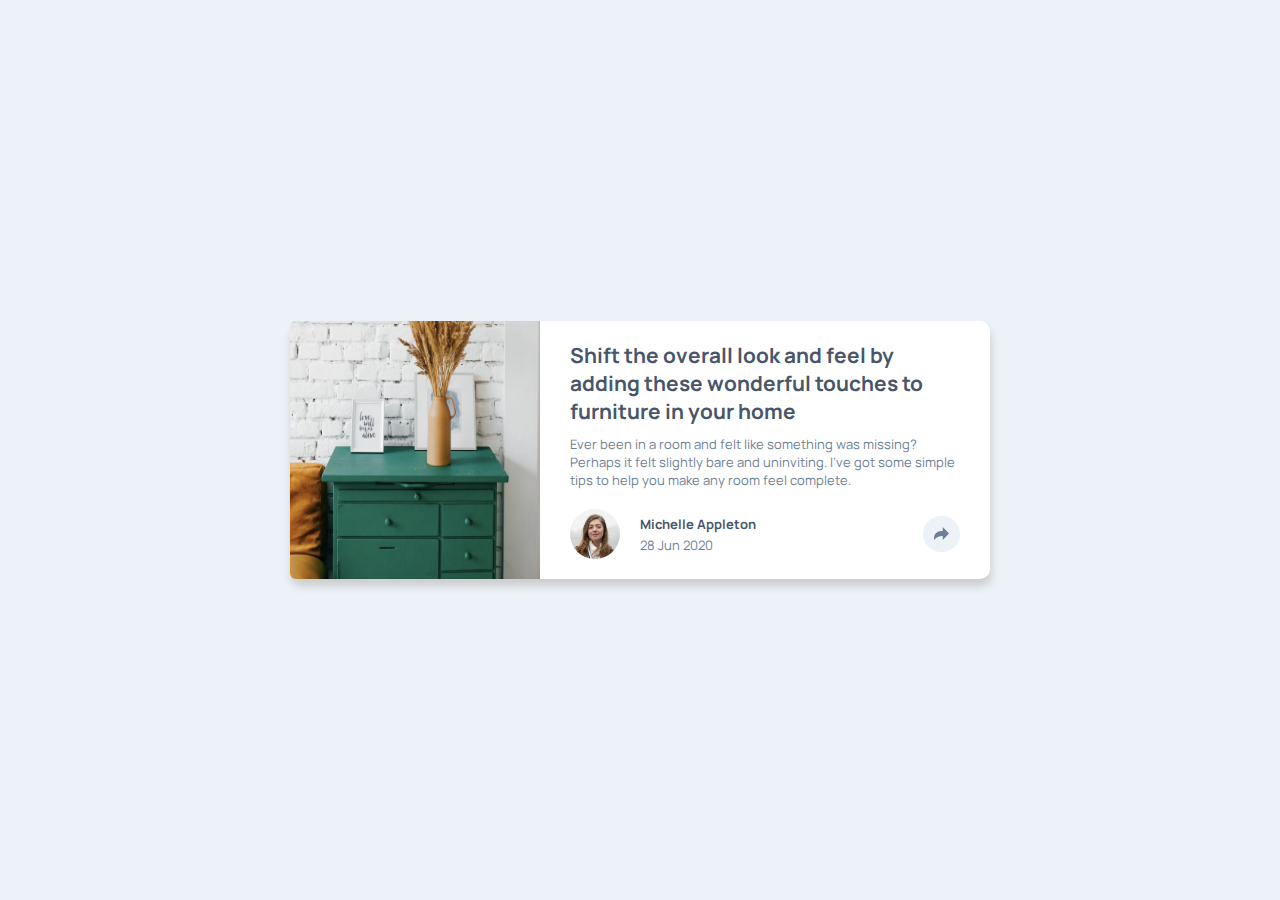
<file: 2- html-css-js challenges/1 - article-preview-component/index.html>
<!DOCTYPE html>
<html lang="en">
  <head>
    <meta charset="UTF-8" />
    <meta name="viewport" content="width=device-width, initial-scale=1.0" />
    <!-- displays site properly based on user's device -->

    <link
      rel="icon"
      type="image/png"
      sizes="32x32"
      href="./images/favicon-32x32.png"
    />
    <link rel="stylesheet" href="main.css" />
    <title>Frontend Mentor | Article preview component</title>

    <link
      href="https://fonts.googleapis.com/css2?family=Manrope:wght@500;700&display=swap"
      rel="stylesheet"
    />
    <!-- Feel free to remove these styles or customise in your own stylesheet 👍 -->
    <style>
      .attribution {
        font-size: 11px;
        text-align: center;
      }
      .attribution a {
        color: hsl(228, 45%, 44%);
      }
    </style>
  </head>
  <body>
    <div class="container">
      <div>
        <img src="images/drawers.jpg" alt="" />
      </div>
      <div class="intro-text">
        <h1>
          Shift the overall look and feel by adding these wonderful touches to
          furniture in your home
        </h1>
        <p>
          Ever been in a room and felt like something was missing? Perhaps it
          felt slightly bare and uninviting. I’ve got some simple tips to help
          you make any room feel complete.
        </p>
        <div class="avater">
          <img src="images/avatar-michelle.jpg" alt="" />
          <div>
            <div class="about-text">
              <h2>Michelle Appleton</h2>
              <p>28 Jun 2020</p>
            </div>
            <div style="position: relative">
              <div class="share-btn">
                <svg xmlns="http://www.w3.org/2000/svg" width="15" height="13">
                  <path
                    fill="#6E8098"
                    d="M15 6.495L8.766.014V3.88H7.441C3.33 3.88 0 7.039 0 10.936v2.049l.589-.612C2.59 10.294 5.422 9.11 8.39 9.11h.375v3.867L15 6.495z"
                  />
                </svg>
              </div>
              <div class="sharing-box">
                <p style="color: hsl(213, 5%, 61%); letter-spacing: 5px">
                  SHARE
                </p>
                <a href="">
                  <svg
                    xmlns="http://www.w3.org/2000/svg"
                    width="20"
                    height="20"
                  >
                    <path
                      fill="#FFF"
                      d="M18.896 0H1.104C.494 0 0 .494 0 1.104v17.793C0 19.506.494 20 1.104 20h9.58v-7.745H8.076V9.237h2.606V7.01c0-2.583 1.578-3.99 3.883-3.99 1.104 0 2.052.082 2.329.119v2.7h-1.598c-1.254 0-1.496.597-1.496 1.47v1.928h2.989l-.39 3.018h-2.6V20h5.098c.608 0 1.102-.494 1.102-1.104V1.104C20 .494 19.506 0 18.896 0z"
                    />
                  </svg>
                </a>

                <svg xmlns="http://www.w3.org/2000/svg" width="20" height="17">
                  <path
                    fill="#FFF"
                    d="M20 2.172a8.192 8.192 0 01-2.357.646 4.11 4.11 0 001.804-2.27 8.22 8.22 0 01-2.605.996A4.096 4.096 0 0013.847.248c-2.65 0-4.596 2.472-3.998 5.037A11.648 11.648 0 011.392 1a4.109 4.109 0 001.27 5.478 4.086 4.086 0 01-1.858-.513c-.045 1.9 1.318 3.679 3.291 4.075a4.113 4.113 0 01-1.853.07 4.106 4.106 0 003.833 2.849A8.25 8.25 0 010 14.658a11.616 11.616 0 006.29 1.843c7.618 0 11.922-6.434 11.663-12.205A8.354 8.354 0 0020 2.172z"
                  />
                </svg>
                <svg xmlns="http://www.w3.org/2000/svg" width="20" height="20">
                  <path
                    fill="#FFF"
                    d="M10 0C4.478 0 0 4.477 0 10c0 4.237 2.636 7.855 6.356 9.312-.088-.791-.167-2.005.035-2.868.182-.78 1.172-4.97 1.172-4.97s-.299-.6-.299-1.486c0-1.39.806-2.428 1.81-2.428.852 0 1.264.64 1.264 1.408 0 .858-.545 2.14-.828 3.33-.236.995.5 1.807 1.48 1.807 1.778 0 3.144-1.874 3.144-4.58 0-2.393-1.72-4.068-4.177-4.068-2.845 0-4.515 2.135-4.515 4.34 0 .859.331 1.781.745 2.281a.3.3 0 01.069.288l-.278 1.133c-.044.183-.145.223-.335.134-1.249-.581-2.03-2.407-2.03-3.874 0-3.154 2.292-6.052 6.608-6.052 3.469 0 6.165 2.473 6.165 5.776 0 3.447-2.173 6.22-5.19 6.22-1.013 0-1.965-.525-2.291-1.148l-.623 2.378c-.226.869-.835 1.958-1.244 2.621.937.29 1.931.446 2.962.446 5.522 0 10-4.477 10-10S15.522 0 10 0z"
                  />
                </svg>
              </div>
            </div>
          </div>
        </div>
      </div>
    </div>
    <script src="main.js"></script>
  </body>
</html>
</file>
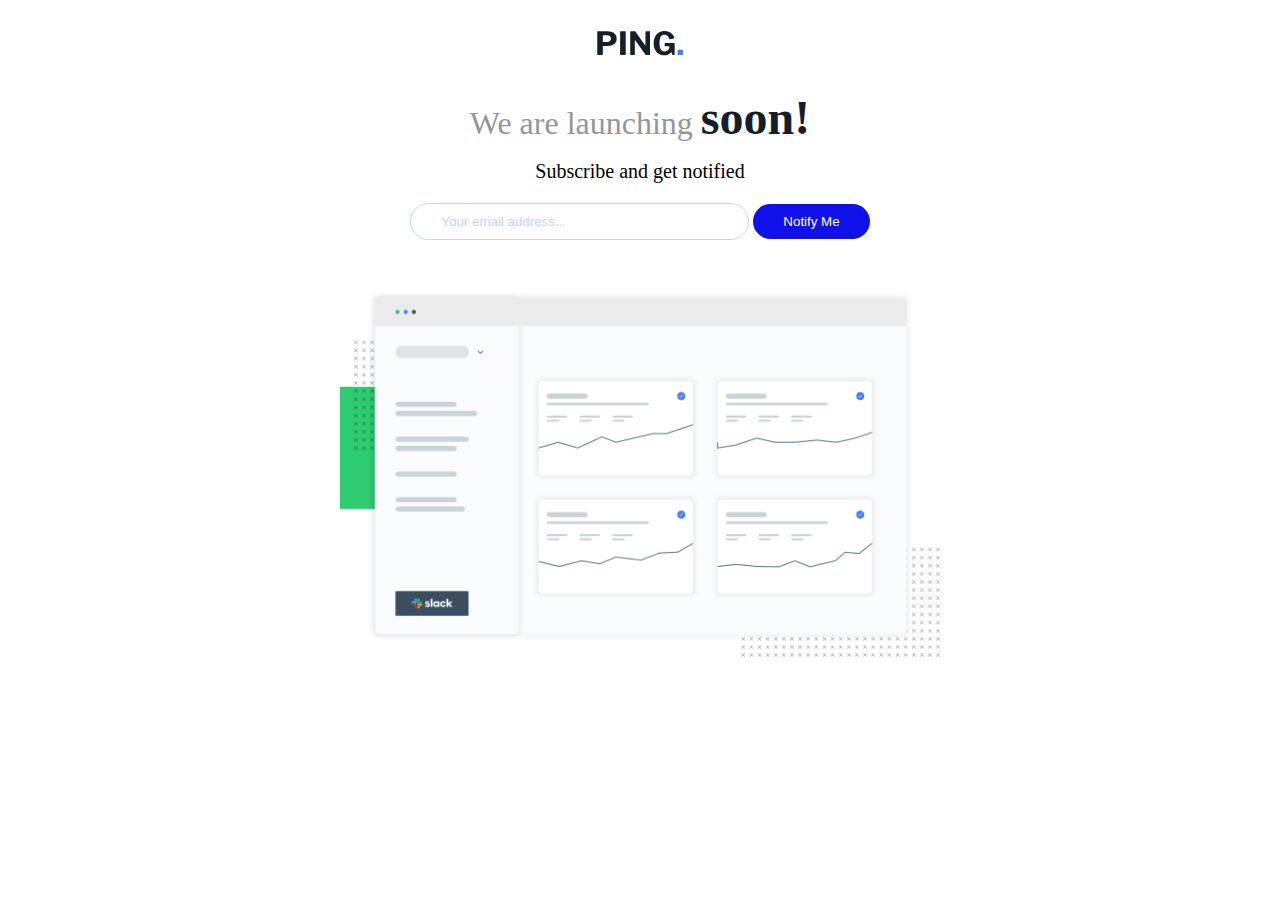
<file: 2- html-css-js challenges/2- ping-coming-soon-page-master/index.html>
<!DOCTYPE html>
<html lang="en">
  <head>
    <meta charset="UTF-8" />
    <meta name="viewport" content="width=device-width, initial-scale=1.0" />
    <!-- displays site properly based on user's device -->
    <link rel="stylesheet" href="main.css">
    <link
      rel="icon"
      type="image/png"
      sizes="32x32"
      href="./images/favicon-32x32.png"
    />

    <title>Frontend Mentor | Ping coming soon page</title>

    <!-- Feel free to remove these styles or customise in your own stylesheet 👍 -->
    <style>
      .attribution {
        font-size: 11px;
        text-align: center;
      }
      .attribution a {
        color: hsl(228, 45%, 44%);
      }
    </style>
  </head>
  <body>
    <div class="container">
      <img class="logo" src="images/logo.svg" alt="" />
      <h1>We are launching <span>soon!</span></h1>
      <p>Subscribe and get notified</p>
      <div style="position: relative">
        <input type="text" placeholder="Your email address..." />
        <button>Notify Me</button>
        <i class="errorMsg">please provide a valid email address</i>
      </div> 
      
      <img class="dashboard-img" src="images/illustration-dashboard.png" alt="">
      
    </div>
    <script src="main.js"></script>    
  </body>
</html>
</file>
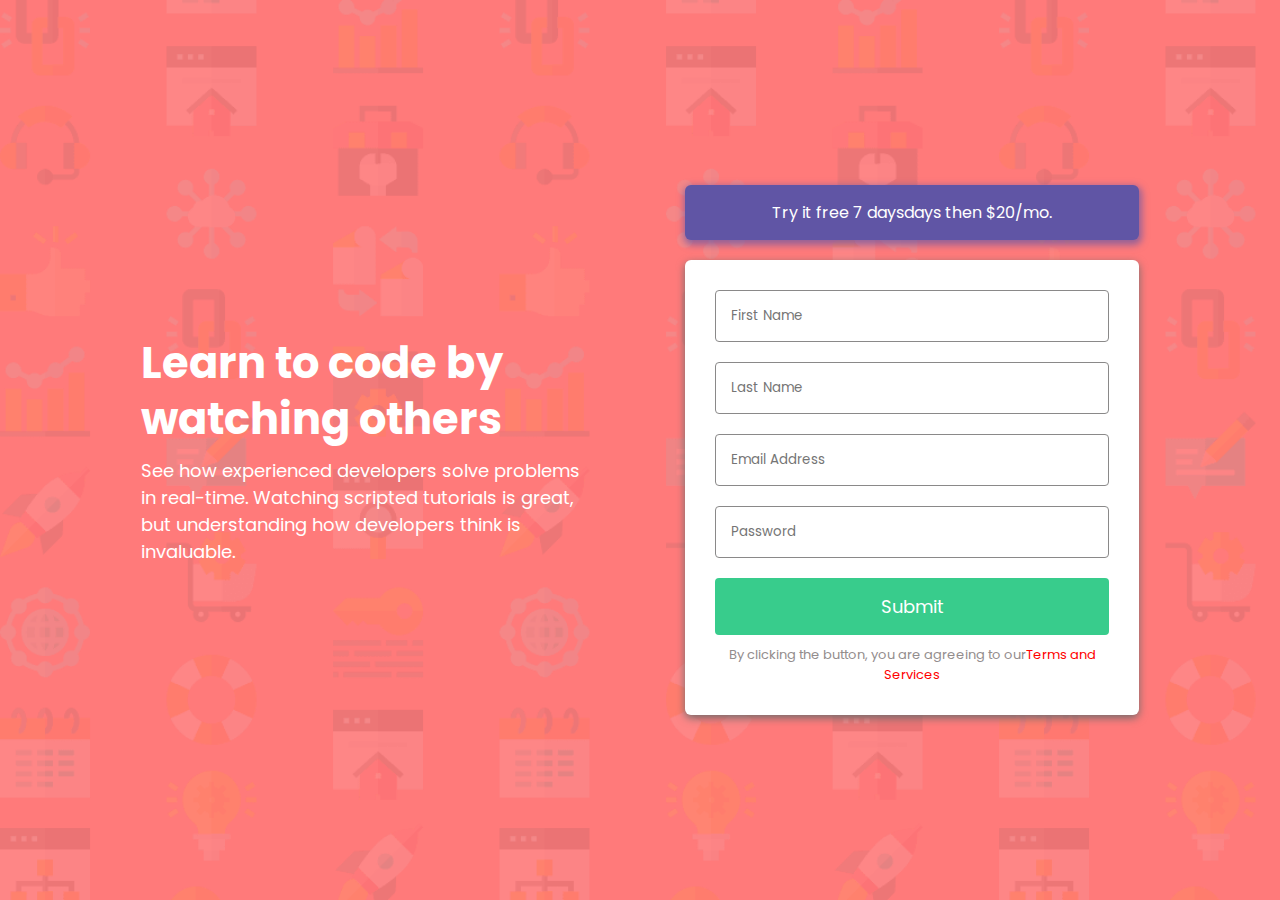
<file: 2- html-css-js challenges/3- intro-component-with-signup-form/index.html>
<!DOCTYPE html>
<html lang="en">
  <head>
    <meta charset="UTF-8" />
    <meta name="viewport" content="width=device-width, initial-scale=1.0" />
    <!-- displays site properly based on user's device -->

    <link
      rel="icon"
      type="image/png"
      sizes="32x32"
      href="./images/favicon-32x32.png"
    />
    <title>Frontend Mentor | Intro component with sign up form</title>
    <link rel="stylesheet" href="main.css" />
    <link
      href="https://fonts.googleapis.com/css2?family=Poppins:wght@400;500;600;700&display=swap"
      rel="stylesheet"
    />
    <!-- Feel free to remove these styles or customise in your own stylesheet 👍 -->
    <style>
      .attribution {
        font-size: 11px;
        text-align: center;
      }
      .attribution a {
        color: hsl(228, 45%, 44%);
      }
    </style>
  </head>
  <body>
    <div class="parent">
      <!-- <picture>
        <source media="(min-width : 1440px)" srcset="images/bg-intro-desktop.png" sizes="">
      <img src="images/bg-intro-desktop.png" alt="" >
      </picture> -->

      <div class="text">
        <h1>Learn to code by watching others</h1>
        <p>
          See how experienced developers solve problems in real-time. Watching
          scripted tutorials is great, but understanding how developers think is
          invaluable.
        </p>
      </div>
      <div class="inputs">
        <div class="offer">
          <span>Try it free 7 days</span>days then $20/mo.
        </div>
        <form action="">
          <div>
            <input type="text" name="First Name" placeholder="First Name" />
            <div class="error">
              <svg width="24" height="24" xmlns="http://www.w3.org/2000/svg">
                <g fill="none" fill-rule="evenodd">
                  <circle fill="#FF7979" cx="12" cy="12" r="12" />
                  <rect fill="#FFF" x="11" y="6" width="2" height="9" rx="1" />
                  <rect fill="#FFF" x="11" y="17" width="2" height="2" rx="1" />
                </g>
              </svg>
              <i class="p-error">First Name cannot be empty</i>
            </div>
          </div>
          
          <div>
            <input type="text" name="Last Name" placeholder="Last Name" />
            <div class="error">
              <svg width="24" height="24" xmlns="http://www.w3.org/2000/svg">
                <g fill="none" fill-rule="evenodd">
                  <circle fill="#FF7979" cx="12" cy="12" r="12" />
                  <rect fill="#FFF" x="11" y="6" width="2" height="9" rx="1" />
                  <rect fill="#FFF" x="11" y="17" width="2" height="2" rx="1" />
                </g>
              </svg>
              <i class="p-error">Last Name cannot be empty</i>
            </div>
          </div>
          
          <div>
            <input type="email" name="Email Address" placeholder="Email Address"/>
            <div class="error">
              <svg width="24" height="24" xmlns="http://www.w3.org/2000/svg">
                <g fill="none" fill-rule="evenodd">
                  <circle fill="#FF7979" cx="12" cy="12" r="12" />
                  <rect fill="#FFF" x="11" y="6" width="2" height="9" rx="1" />
                  <rect fill="#FFF" x="11" y="17" width="2" height="2" rx="1" />
                </g>
              </svg>
              <i class="p-error">Email Addreess cannot be empty</i>
            
            </div>  <i class="v-email" id="er-email"> invaild email </i>
          </div>
          
          <div>
            <input type="Password" name="Password" placeholder="Password" />
            <div class="error">
              <svg width="24" height="24" xmlns="http://www.w3.org/2000/svg">
                <g fill="none" fill-rule="evenodd">
                  <circle fill="#FF7979" cx="12" cy="12" r="12" />
                  <rect fill="#FFF" x="11" y="6" width="2" height="9" rx="1" />
                  <rect fill="#FFF" x="11" y="17" width="2" height="2" rx="1" />
                </g>
              </svg>
              <i class="p-error">Password cannot be empty</i>
            </div>
          </div>
          <button type="submit">Submit</button>
          <p>By clicking the button, you are agreeing to our<span class="terms">Terms and Services</span></p>
        </form>
      </div>
    </div>

    <script src="main.js"></script>
  </body>
</html>
</file>
<file: 2- html-css-js challenges/1 - article-preview-component/main.css>
* {
  margin: 0;
  padding: 0;
  box-sizing: border-box;
}

body {
  font-family: "Manrope", sans-serif;
  background-color: hsl(210, 46%, 95%);
  display: flex;
  flex-wrap: wrap;
  justify-content: center;
  align-content: center;
  height: 100vh;
}
.container {
  width: 700px;
  height: fit-content;
  display: flex;
  justify-content: center;
  align-content: center;
  background-color: white;
  border-radius: 10px;
  box-shadow: 1px 7px 8px 0px #ccc;
}
img {
  width: 250px;
  height: 100%;
  border-top-left-radius: 6px;
  border-bottom-left-radius: 6px;
}

.intro-text {
  padding: 20px 30px;
}
h1 {
  font-size: 1.3em;
  margin-bottom: 10px;
  color: hsl(217, 19%, 35%);
}

p {
  font-size: 13px;
  color: hsl(214, 17%, 51%);
}

.avater {
  display: flex;
  padding-top: 20px;
  align-items: center;
}

h2 {
  font-size: 13px;
  color: hsl(217, 19%, 35%);
  padding-bottom: 3px;
}
.avater > div {
  display: flex;
  justify-content: space-between;
  align-items: center;
  width: 100%;
}
.avater img {
  display: inline;
  width: 50px;
  height: 50px;
  border-radius: 50%;
  margin-right: 20px;
}

.share-btn {
  cursor: pointer;
  background-color: hsl(210, 46%, 95%);
  padding: 7px 11px;
  width: fit-content;
  border-radius: 50%;
}

.sharing-box {
  background-color: hsl(217, 19%, 35%);
  display: flex;
  padding: 15px 25px 10px 25px;
  border-radius: 6px;
  gap: 13px;
  position: absolute;
  top: -75px;
  left: -88px;
  visibility: hidden;
}

.sharing-box::after {
  position: absolute;
  content: "";
  bottom: -26px;
  right: 91px;
  border: 15px solid;
  border-color: hsl(217, 19%, 35%) transparent transparent transparent;
}

/*********************/

@media (max-width: 700px) {
  .container {
    display: block;
    margin: 0 20px;
  }
  h1 {
    font-size: 1em;
  }
  img {
    border-top-left-radius: 10px;
    border-top-right-radius: 10px;
    border-bottom-left-radius: 0;
    width: 100%;
  }
  .sharing-box {
    right: 0;
    left: auto;
  }
  .sharing-box::after {
    right: 20px;
  }
}
</file>
<file: 2- html-css-js challenges/2- ping-coming-soon-page-master/main.css>
*{
    margin: 0;
    padding: 0;
    box-sizing: border-box;
}
.container{
    margin: auto;
    text-align: center;
}

.dashboard-img{
    width: 600px;
    margin-top: 50px;
}
.logo{
    padding: 30px 0;
}

h1{
    font-weight: 100;
    color:hsl(0, 0%, 59%);
    padding-bottom: 15px;
}

span{
    color: hsl(209, 33%, 12%);
    font-size: 3rem;
    font-weight: bold;
}

p{
    font-size: 20px;
}

input{
    border: 1px solid hsl(223, 100%, 88%);
    padding: 10px 130px 10px 30px;
    margin: 20px 0 0px 0 ;
    border-radius: 30px;
    outline-color:hsl(223, 100%, 88%);

}
input::placeholder{
    color: hsl(223, 100%, 88%);
}

button{
    color: white;
    background-color:rgb(16, 16, 234)  ;
    border: none;
    padding: 10px 30px;
    border-radius: 30px;
    cursor: pointer;
}

button:hover{
    background-color:rgb(99, 99, 223) ;
}

.icon{
    text-align: center;
    
}

.errorMsg {
    color:  hsl(354, 100%, 66%);
    font-size: 17px;
    position: absolute;
    left: 35%;
    bottom: -23px;
    display: none;
    font-weight: 100;
}

@media (max-width : 600px) {
    .container{
        font-size: small;
    }
    input{
        margin-bottom: 25px;
        padding-right: 100px;
    }
    button{
        padding: 10px 120px;
    }
    .dashboard-img{
        width: 350px;
    }
    .errorMsg{
        font-size: 14px;
        left: 17%;
    bottom: 44px;
    }
}
</file>
<file: 2- html-css-js challenges/3- intro-component-with-signup-form/main.css>
* {
  margin: 0;
  padding: 0;
  box-sizing: border-box;
  font-family: "Poppins", sans-serif;
}

.parent {
  background-image: url(images/bg-intro-desktop.png);
  background-size: cover;
  background-color: hsl(0, 100%, 74%);
  height: 100vh;
  display: flex;
  align-items: center;
  justify-content: space-evenly;
  padding: 0 100px;
}

.parent > div {
  width: 42%;
}

.text {
  margin-right: 50px;
  color: white;
  line-height: 1.5;
  font-size: 18px;
}

h1 {
  line-height: 1.3;
  font-size: 2.7rem;
  margin-bottom: 10px;
}

.offer {
  background-color: hsl(248, 32%, 49%);
  text-align: center;
  padding: 15px 0;
  margin-bottom: 20px;
  border-radius: 6px;
  color: white;
  box-shadow: 1px 3px 7px 2px hsl(248deg 32% 49% / 67%);
}

form {
  width: auto;
  padding: 30px;
  background-color: white;
  border-radius: 6px;
  box-shadow: 0px 3px 8px 0px #706d6d;
}

form input {
  padding: 15px;
  border-radius: 4px;
  margin-bottom: 20px;
  border: 1px solid #8a8989;
  /* outline-color: rgb(80, 82, 80); */
}

form > div {
  position: relative;
  display: flex;
  flex-direction: column;
  text-align: end;
}

.p-error {
  position: absolute;
  color: red;
  right: 12px;
  bottom: 8px;
}

.v-email{
  display: none;
  position: absolute;
  color: red;
  bottom: -1px;
}

svg {
  position: absolute;
  top: 14px;
  right: 12px;
}

button {
  width: 100%;
  font-size: 18px;
  text-align: center;
  padding: 15px 0;
  background-color: hsl(154, 59%, 51%);
  border: none;
  border-radius: 4px;
  color: white;
  margin-bottom: 10px;
  cursor: pointer;
}

form:last-child {
  color: #938d8d;
  font-size: 13px;
  text-align: center;
}
.terms {
  color: red;
  cursor: pointer;
}

.error {
  margin-bottom: 15px;
  display: none;
}

/*mopile vrision */
@media (max-width: 700px) {
  .parent {
    background-image: url(images/bg-intro-mobile.png);
    height: auto;
    display: block;
    padding: 50px 20px 50px 20px;
  }
  .parent > div {
    width: auto;
  }
  .text {
    margin-bottom: 20px;
    margin-right: 0;
    text-align: center;
  }
  h1{
    font-size: 1.7rem;
  }
  .text p{
    font-size: 16px;
  }
}
</file>
